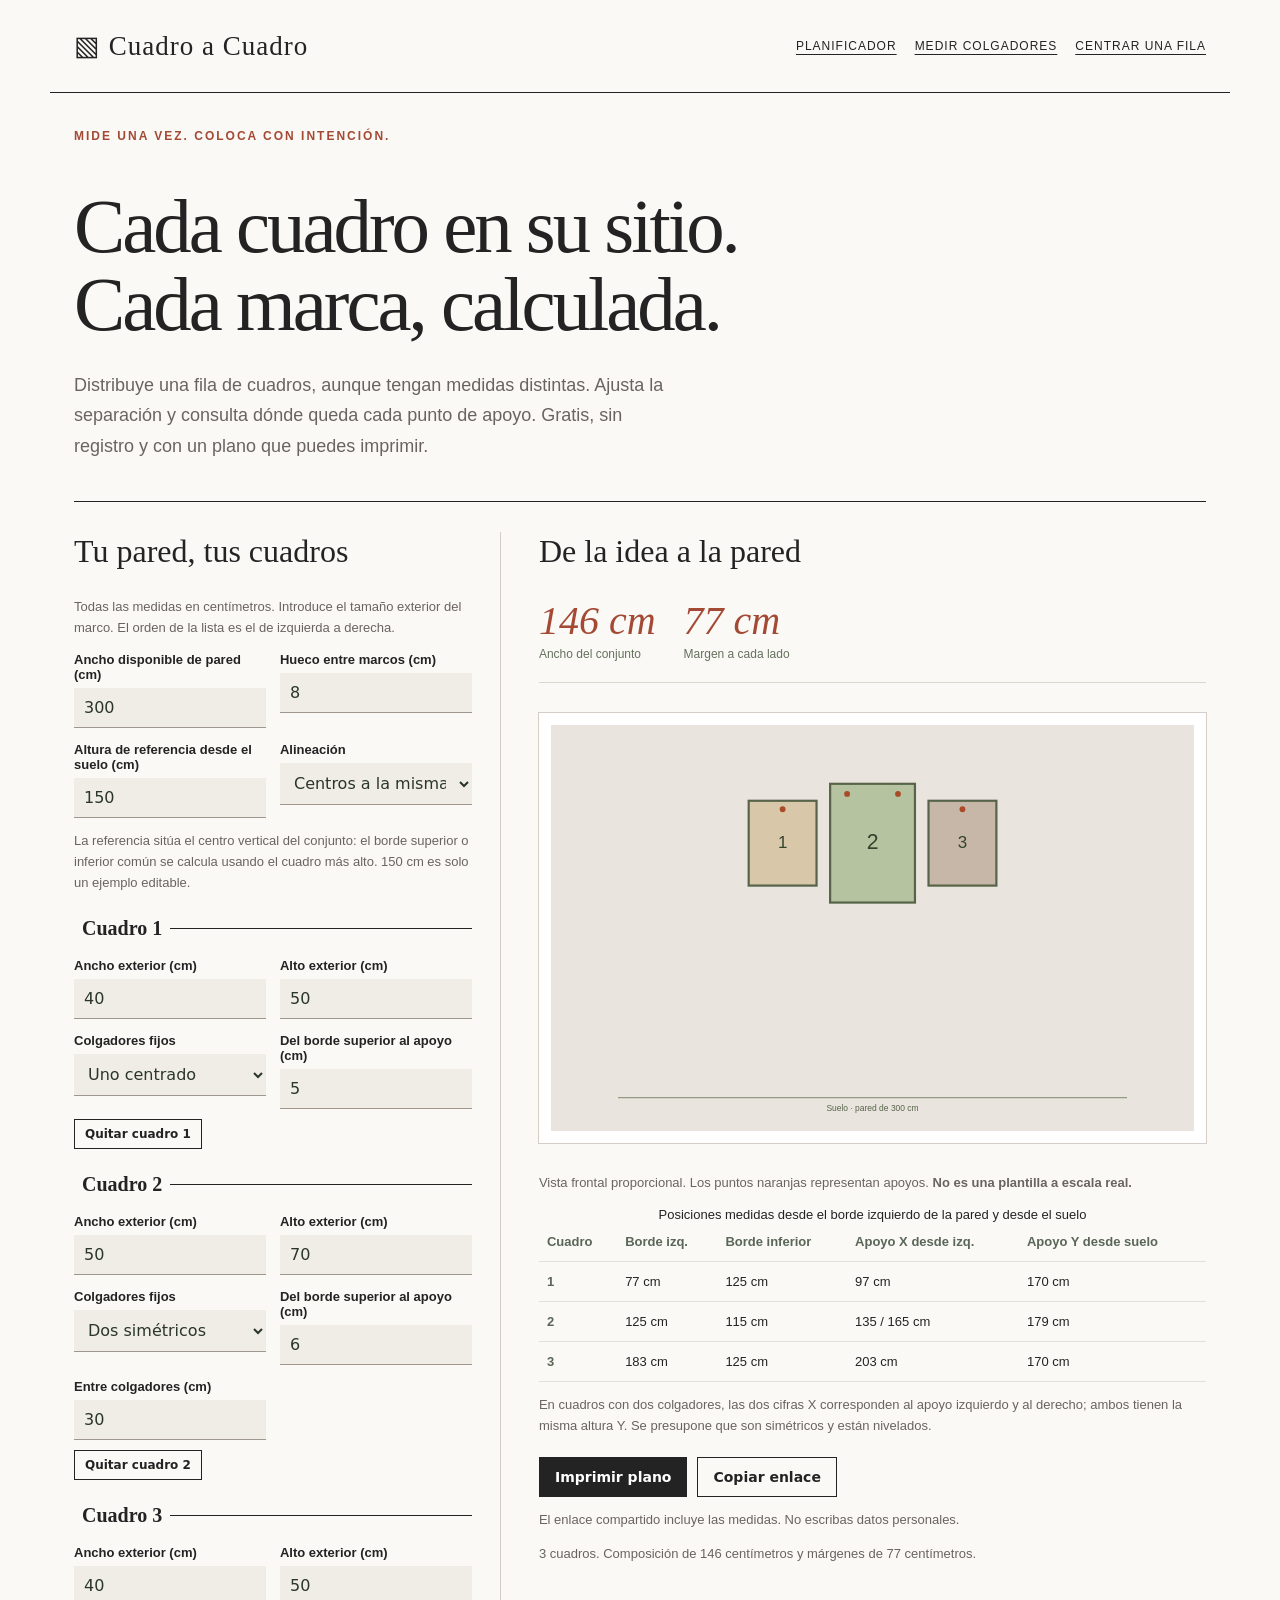
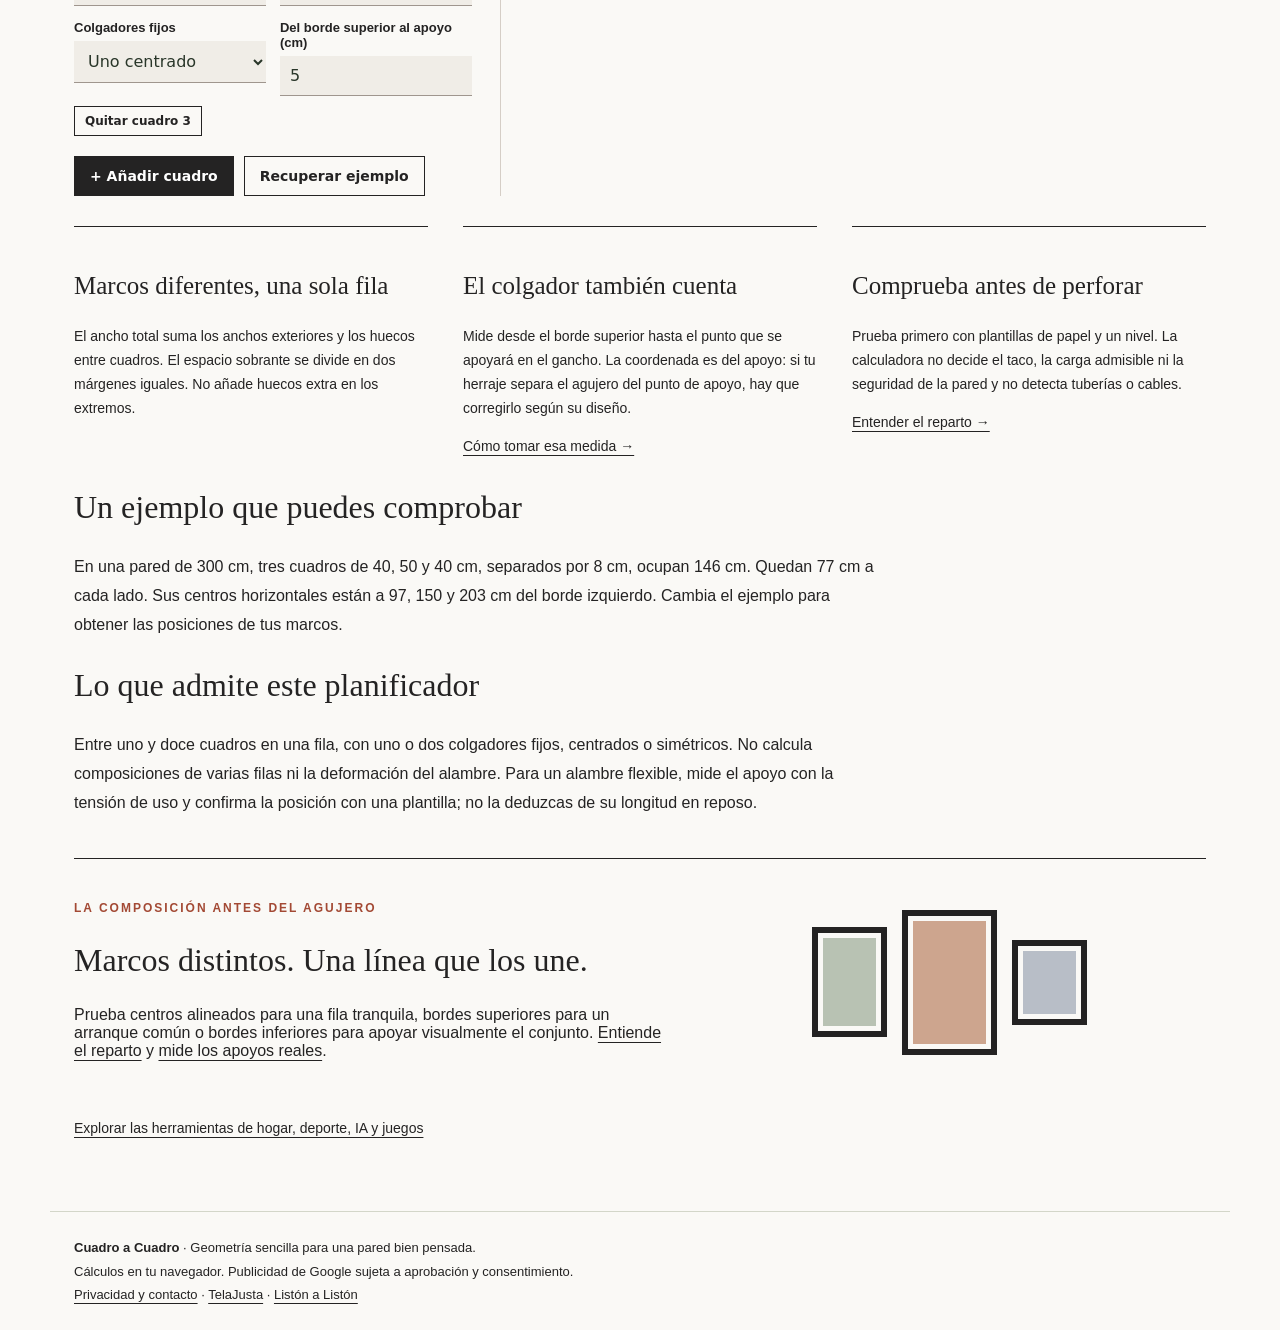
<file: index.html>
<!doctype html><html lang="es"><head><meta charset="utf-8"><meta name="viewport" content="width=device-width,initial-scale=1"><meta name="theme-color" content="#435e35"><title>Calculadora para colgar cuadros de distintos tamaños | Cuadro a Cuadro</title><meta name="description" content="Centra una fila de cuadros de distintos tamaños. Calcula separación, márgenes y posiciones de uno o dos colgadores, con vista previa y plano imprimible."><link rel="canonical" href="https://ilga25.github.io/cuadro-a-cuadro/"><link rel="icon" href="favicon.svg?v=20261021-identidad2" type="image/svg+xml"><link rel="stylesheet" href="style.css?v=20261021-identidad2"><script async src="https://pagead2.googlesyndication.com/pagead/js/adsbygoogle.js?client=ca-pub-2632653491273997" crossorigin="anonymous"></script><script src="privacy-options.js?v=20261021-identidad2" defer></script><script src="calc.js?v=20261021-identidad2" defer></script><script src="app.js?v=20261021-identidad2" defer></script><script type="application/ld+json">{"@context": "https://schema.org", "@type": "WebApplication", "name": "Cuadro a Cuadro", "url": "https://ilga25.github.io/cuadro-a-cuadro/", "applicationCategory": "UtilitiesApplication", "operatingSystem": "Any", "inLanguage": "es", "description": "Centra una fila de cuadros de distintos tama\u00f1os. Calcula separaci\u00f3n, m\u00e1rgenes y posiciones de uno o dos colgadores, con vista previa y plano imprimible.", "offers": {"@type": "Offer", "price": "0", "priceCurrency": "EUR"}}</script><meta property="og:url" content="https://ilga25.github.io/cuadro-a-cuadro/"><meta property="og:locale" content="es_ES"><meta name="twitter:card" content="summary"><meta property="og:title" content="Calculadora para colgar cuadros de distintos tamaños | Cuadro a Cuadro"><meta property="og:type" content="website"><meta property="og:description" content="Centra una fila de cuadros de distintos tamaños. Calcula separación, márgenes y posiciones de uno o dos colgadores, con vista previa y plano imprimible."></head><body><a class="skip" href="#main">Saltar al contenido</a><header><a href="./">▧ Cuadro a Cuadro</a><nav aria-label="Principal"><a href="./">Planificador</a><a href="medir-colgadores.html">Medir colgadores</a><a href="centrar-cuadros.html">Centrar una fila</a></nav></header><main id="main"><p class="eyebrow">Mide una vez. Coloca con intención.</p><h1>Cada cuadro en su sitio.<br>Cada marca, calculada.</h1><p class="intro">Distribuye una fila de cuadros, aunque tengan medidas distintas. Ajusta la separación y consulta dónde queda cada punto de apoyo. Gratis, sin registro y con un plano que puedes imprimir.</p><div class="workspace"><section class="panel inputs" aria-labelledby="input-title"><h2 id="input-title">Tu pared, tus cuadros</h2><p class="small">Todas las medidas en centímetros. Introduce el tamaño exterior del marco. El orden de la lista es el de izquierda a derecha.</p><form id="form"><div class="fields"><label>Ancho disponible de pared (cm)<input id="wall" type="number" min="1" max="2000" step="0.1" required></label><label>Hueco entre marcos (cm)<input id="gap" type="number" min="0" max="200" step="0.1" required></label><label>Altura de referencia desde el suelo (cm)<input id="center" type="number" min="0" max="1000" step="0.1" required></label><label>Alineación<select id="align"><option value="center">Centros a la misma altura</option><option value="top">Bordes superiores alineados</option><option value="bottom">Bordes inferiores alineados</option></select></label></div><p class="small">La referencia sitúa el centro vertical del conjunto: el borde superior o inferior común se calcula usando el cuadro más alto. 150 cm es solo un ejemplo editable.</p><div id="frames"></div><div class="actions"><button type="button" id="add">+ Añadir cuadro</button><button type="button" id="reset" class="secondary">Recuperar ejemplo</button></div></form></section><section class="panel" aria-labelledby="result-title"><h2 id="result-title">De la idea a la pared</h2><noscript>Activa JavaScript para calcular. Las guías de medición se pueden consultar sin él.</noscript><p id="error" role="alert" hidden></p><div id="result"><div class="metrics"><div><strong id="total">—</strong><span>Ancho del conjunto</span></div><div><strong id="margin">—</strong><span>Margen a cada lado</span></div></div><div id="drawing" class="drawing"></div><p class="small">Vista frontal proporcional. Los puntos naranjas representan apoyos. <strong>No es una plantilla a escala real.</strong></p><div class="table-wrap"><table><caption>Posiciones medidas desde el borde izquierdo de la pared y desde el suelo</caption><thead><tr><th scope="col">Cuadro</th><th scope="col">Borde izq.</th><th scope="col">Borde inferior</th><th scope="col">Apoyo X desde izq.</th><th scope="col">Apoyo Y desde suelo</th></tr></thead><tbody id="positions"></tbody></table></div><p class="small">En cuadros con dos colgadores, las dos cifras X corresponden al apoyo izquierdo y al derecho; ambos tienen la misma altura Y. Se presupone que son simétricos y están nivelados.</p></div><div class="actions"><button id="print" type="button">Imprimir plano</button><button id="share" type="button" class="secondary">Copiar enlace</button></div><p class="small">El enlace compartido incluye las medidas. No escribas datos personales.</p><p id="feedback" role="status"></p><label id="share-label"><input id="share-url" aria-label="Enlace para compartir el plano" readonly hidden></label><p id="live-status" role="status" class="small"></p></section></div><div class="cards"><article><h3>Marcos diferentes, una sola fila</h3><p>El ancho total suma los anchos exteriores y los huecos entre cuadros. El espacio sobrante se divide en dos márgenes iguales. No añade huecos extra en los extremos.</p></article><article><h3>El colgador también cuenta</h3><p>Mide desde el borde superior hasta el punto que se apoyará en el gancho. La coordenada es del apoyo: si tu herraje separa el agujero del punto de apoyo, hay que corregirlo según su diseño.</p><a href="medir-colgadores.html">Cómo tomar esa medida →</a></article><article><h3>Comprueba antes de perforar</h3><p>Prueba primero con plantillas de papel y un nivel. La calculadora no decide el taco, la carga admisible ni la seguridad de la pared y no detecta tuberías o cables.</p><a href="centrar-cuadros.html">Entender el reparto →</a></article></div><section class="reading no-print"><h2>Un ejemplo que puedes comprobar</h2><p>En una pared de 300 cm, tres cuadros de 40, 50 y 40 cm, separados por 8 cm, ocupan 146 cm. Quedan 77 cm a cada lado. Sus centros horizontales están a 97, 150 y 203 cm del borde izquierdo. Cambia el ejemplo para obtener las posiciones de tus marcos.</p><h2>Lo que admite este planificador</h2><p>Entre uno y doce cuadros en una fila, con uno o dos colgadores fijos, centrados o simétricos. No calcula composiciones de varias filas ni la deformación del alambre. Para un alambre flexible, mide el apoyo con la tensión de uso y confirma la posición con una plantilla; no la deduzcas de su longitud en reposo.</p></section><!-- EXTRA IDENTIDAD --><section class="gallery-note"><div><p class="eyebrow">La composición antes del agujero</p><h2>Marcos distintos. Una línea que los une.</h2><p>Prueba centros alineados para una fila tranquila, bordes superiores para un arranque común o bordes inferiores para apoyar visualmente el conjunto. <a href="centrar-cuadros.html">Entiende el reparto</a> y <a href="medir-colgadores.html">mide los apoyos reales</a>.</p></div><div class="gallery-shapes" aria-hidden="true"><i></i><i></i><i></i></div></section><p class="related-tool"><a href="https://ilga25.github.io/herramientas.html">Explorar las herramientas de hogar, deporte, IA y juegos</a></p><!-- FIN EXTRA IDENTIDAD --></main><footer><strong>Cuadro a Cuadro</strong> · Geometría sencilla para una pared bien pensada.<br>Cálculos en tu navegador. Publicidad de Google sujeta a aprobación y consentimiento.<br><a href="privacidad.html">Privacidad y contacto</a> · <a href="https://ilga25.github.io/telajusta/">TelaJusta</a> · <a href="https://ilga25.github.io/liston-a-liston/">Listón a Listón</a><div><button type="button" id="privacy-options" class="secondary" hidden>Opciones de privacidad</button></div></footer></body></html>
</file>
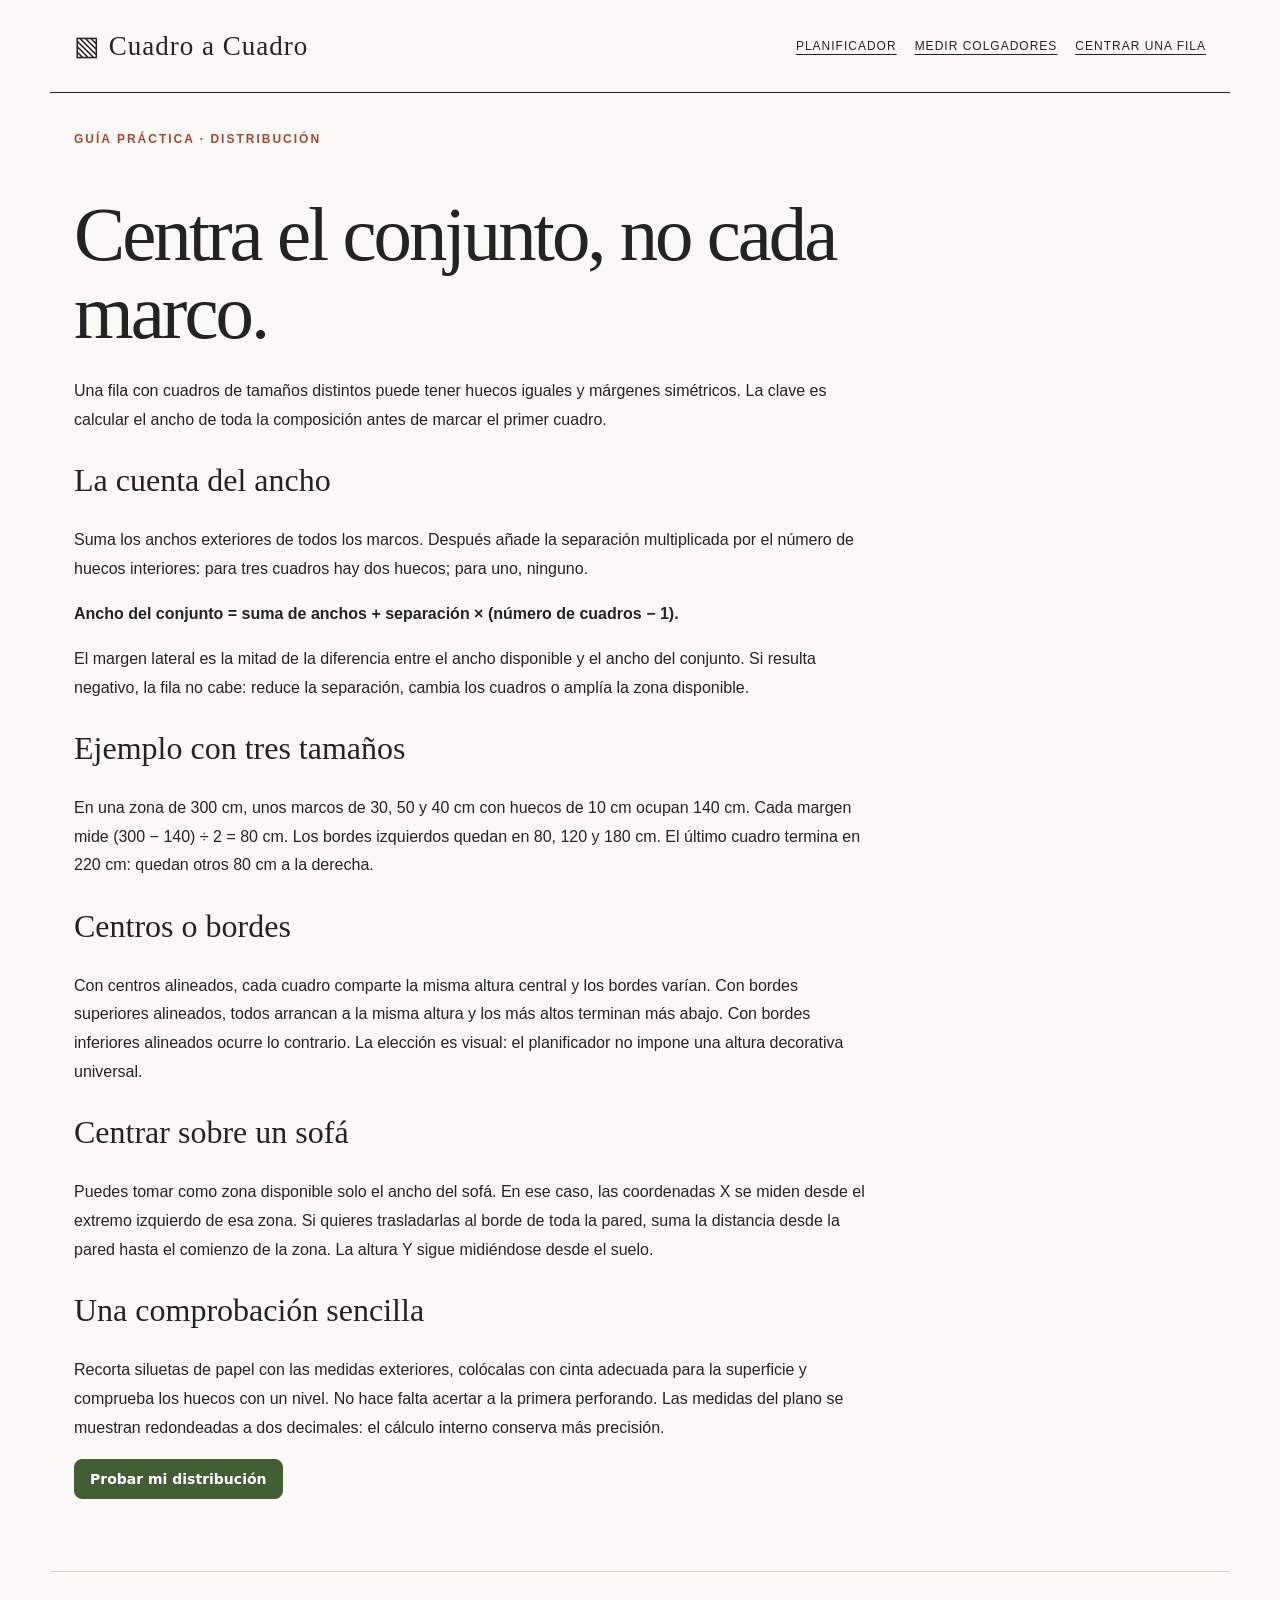
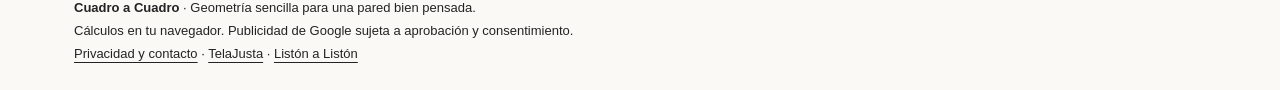
<file: centrar-cuadros.html>
<!doctype html><html lang="es"><head><meta charset="utf-8"><meta name="viewport" content="width=device-width,initial-scale=1"><meta name="theme-color" content="#435e35"><title>Cómo centrar varios cuadros de distintos tamaños | Cuadro a Cuadro</title><meta name="description" content="Fórmula y ejemplo para centrar una fila de cuadros diferentes, repartir los márgenes y alinear sus centros o bordes."><link rel="canonical" href="https://ilga25.github.io/cuadro-a-cuadro/centrar-cuadros.html"><link rel="icon" href="favicon.svg?v=20261021-identidad2" type="image/svg+xml"><link rel="stylesheet" href="style.css?v=20261021-identidad2"><script async src="https://pagead2.googlesyndication.com/pagead/js/adsbygoogle.js?client=ca-pub-2632653491273997" crossorigin="anonymous"></script><script src="privacy-options.js?v=20261021-identidad2" defer></script><meta property="og:url" content="https://ilga25.github.io/cuadro-a-cuadro/centrar-cuadros.html"><meta property="og:locale" content="es_ES"><meta name="twitter:card" content="summary"><meta property="og:title" content="Cómo centrar varios cuadros de distintos tamaños | Cuadro a Cuadro"><meta property="og:type" content="website"><meta property="og:description" content="Fórmula y ejemplo para centrar una fila de cuadros diferentes, repartir los márgenes y alinear sus centros o bordes."></head><body><a class="skip" href="#main">Saltar al contenido</a><header><a href="./">▧ Cuadro a Cuadro</a><nav aria-label="Principal"><a href="./">Planificador</a><a href="medir-colgadores.html">Medir colgadores</a><a href="centrar-cuadros.html">Centrar una fila</a></nav></header><main id="main"><article class="reading"><p class="eyebrow">Guía práctica · Distribución</p><h1>Centra el conjunto, no cada marco.</h1><p>Una fila con cuadros de tamaños distintos puede tener huecos iguales y márgenes simétricos. La clave es calcular el ancho de toda la composición antes de marcar el primer cuadro.</p><h2>La cuenta del ancho</h2><p>Suma los anchos exteriores de todos los marcos. Después añade la separación multiplicada por el número de huecos interiores: para tres cuadros hay dos huecos; para uno, ninguno.</p><p><strong>Ancho del conjunto = suma de anchos + separación × (número de cuadros − 1).</strong></p><p>El margen lateral es la mitad de la diferencia entre el ancho disponible y el ancho del conjunto. Si resulta negativo, la fila no cabe: reduce la separación, cambia los cuadros o amplía la zona disponible.</p><h2>Ejemplo con tres tamaños</h2><p>En una zona de 300 cm, unos marcos de 30, 50 y 40 cm con huecos de 10 cm ocupan 140 cm. Cada margen mide (300 − 140) ÷ 2 = 80 cm. Los bordes izquierdos quedan en 80, 120 y 180 cm. El último cuadro termina en 220 cm: quedan otros 80 cm a la derecha.</p><h2>Centros o bordes</h2><p>Con centros alineados, cada cuadro comparte la misma altura central y los bordes varían. Con bordes superiores alineados, todos arrancan a la misma altura y los más altos terminan más abajo. Con bordes inferiores alineados ocurre lo contrario. La elección es visual: el planificador no impone una altura decorativa universal.</p><h2>Centrar sobre un sofá</h2><p>Puedes tomar como zona disponible solo el ancho del sofá. En ese caso, las coordenadas X se miden desde el extremo izquierdo de esa zona. Si quieres trasladarlas al borde de toda la pared, suma la distancia desde la pared hasta el comienzo de la zona. La altura Y sigue midiéndose desde el suelo.</p><h2>Una comprobación sencilla</h2><p>Recorta siluetas de papel con las medidas exteriores, colócalas con cinta adecuada para la superficie y comprueba los huecos con un nivel. No hace falta acertar a la primera perforando. Las medidas del plano se muestran redondeadas a dos decimales: el cálculo interno conserva más precisión.</p><p><a class="button" href="./">Probar mi distribución</a></p></article></main><footer><strong>Cuadro a Cuadro</strong> · Geometría sencilla para una pared bien pensada.<br>Cálculos en tu navegador. Publicidad de Google sujeta a aprobación y consentimiento.<br><a href="privacidad.html">Privacidad y contacto</a> · <a href="https://ilga25.github.io/telajusta/">TelaJusta</a> · <a href="https://ilga25.github.io/liston-a-liston/">Listón a Listón</a><div><button type="button" id="privacy-options" class="secondary" hidden>Opciones de privacidad</button></div></footer></body></html>
</file>
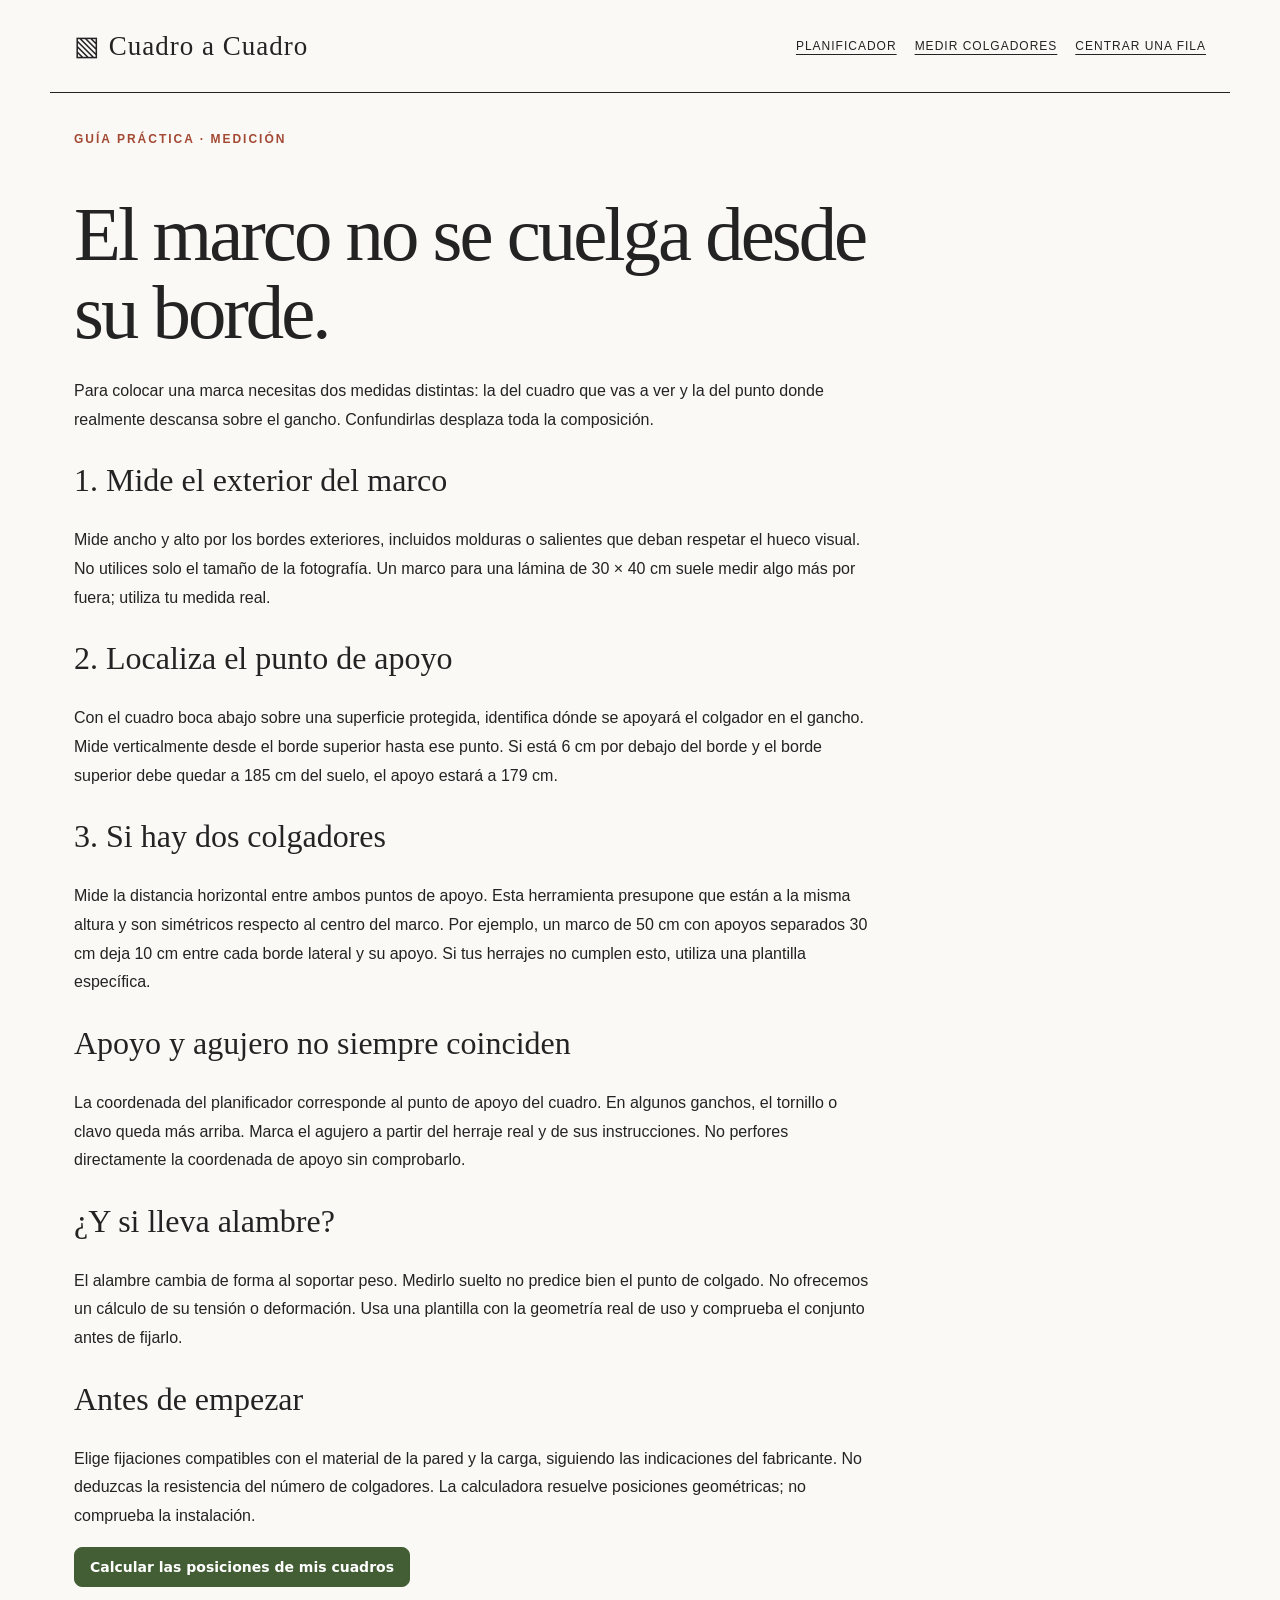
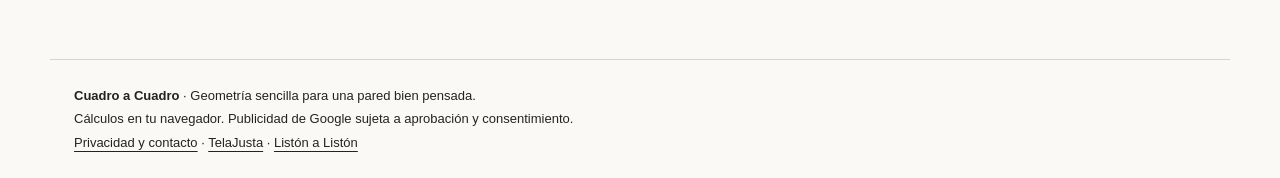
<file: medir-colgadores.html>
<!doctype html><html lang="es"><head><meta charset="utf-8"><meta name="viewport" content="width=device-width,initial-scale=1"><meta name="theme-color" content="#435e35"><title>Cómo medir los colgadores de un cuadro | Cuadro a Cuadro</title><meta name="description" content="Mide el marco y el punto de apoyo para obtener posiciones de colgado. Diferencia entre apoyo del gancho, agujero, anillas y alambre flexible."><link rel="canonical" href="https://ilga25.github.io/cuadro-a-cuadro/medir-colgadores.html"><link rel="icon" href="favicon.svg?v=20261021-identidad2" type="image/svg+xml"><link rel="stylesheet" href="style.css?v=20261021-identidad2"><script async src="https://pagead2.googlesyndication.com/pagead/js/adsbygoogle.js?client=ca-pub-2632653491273997" crossorigin="anonymous"></script><script src="privacy-options.js?v=20261021-identidad2" defer></script><meta property="og:url" content="https://ilga25.github.io/cuadro-a-cuadro/medir-colgadores.html"><meta property="og:locale" content="es_ES"><meta name="twitter:card" content="summary"><meta property="og:title" content="Cómo medir los colgadores de un cuadro | Cuadro a Cuadro"><meta property="og:type" content="website"><meta property="og:description" content="Mide el marco y el punto de apoyo para obtener posiciones de colgado. Diferencia entre apoyo del gancho, agujero, anillas y alambre flexible."></head><body><a class="skip" href="#main">Saltar al contenido</a><header><a href="./">▧ Cuadro a Cuadro</a><nav aria-label="Principal"><a href="./">Planificador</a><a href="medir-colgadores.html">Medir colgadores</a><a href="centrar-cuadros.html">Centrar una fila</a></nav></header><main id="main"><article class="reading"><p class="eyebrow">Guía práctica · Medición</p><h1>El marco no se cuelga desde su borde.</h1><p>Para colocar una marca necesitas dos medidas distintas: la del cuadro que vas a ver y la del punto donde realmente descansa sobre el gancho. Confundirlas desplaza toda la composición.</p><h2>1. Mide el exterior del marco</h2><p>Mide ancho y alto por los bordes exteriores, incluidos molduras o salientes que deban respetar el hueco visual. No utilices solo el tamaño de la fotografía. Un marco para una lámina de 30 × 40 cm suele medir algo más por fuera; utiliza tu medida real.</p><h2>2. Localiza el punto de apoyo</h2><p>Con el cuadro boca abajo sobre una superficie protegida, identifica dónde se apoyará el colgador en el gancho. Mide verticalmente desde el borde superior hasta ese punto. Si está 6 cm por debajo del borde y el borde superior debe quedar a 185 cm del suelo, el apoyo estará a 179 cm.</p><h2>3. Si hay dos colgadores</h2><p>Mide la distancia horizontal entre ambos puntos de apoyo. Esta herramienta presupone que están a la misma altura y son simétricos respecto al centro del marco. Por ejemplo, un marco de 50 cm con apoyos separados 30 cm deja 10 cm entre cada borde lateral y su apoyo. Si tus herrajes no cumplen esto, utiliza una plantilla específica.</p><h2>Apoyo y agujero no siempre coinciden</h2><p>La coordenada del planificador corresponde al punto de apoyo del cuadro. En algunos ganchos, el tornillo o clavo queda más arriba. Marca el agujero a partir del herraje real y de sus instrucciones. No perfores directamente la coordenada de apoyo sin comprobarlo.</p><h2>¿Y si lleva alambre?</h2><p>El alambre cambia de forma al soportar peso. Medirlo suelto no predice bien el punto de colgado. No ofrecemos un cálculo de su tensión o deformación. Usa una plantilla con la geometría real de uso y comprueba el conjunto antes de fijarlo.</p><h2>Antes de empezar</h2><p>Elige fijaciones compatibles con el material de la pared y la carga, siguiendo las indicaciones del fabricante. No deduzcas la resistencia del número de colgadores. La calculadora resuelve posiciones geométricas; no comprueba la instalación.</p><p><a class="button" href="./">Calcular las posiciones de mis cuadros</a></p></article></main><footer><strong>Cuadro a Cuadro</strong> · Geometría sencilla para una pared bien pensada.<br>Cálculos en tu navegador. Publicidad de Google sujeta a aprobación y consentimiento.<br><a href="privacidad.html">Privacidad y contacto</a> · <a href="https://ilga25.github.io/telajusta/">TelaJusta</a> · <a href="https://ilga25.github.io/liston-a-liston/">Listón a Listón</a><div><button type="button" id="privacy-options" class="secondary" hidden>Opciones de privacidad</button></div></footer></body></html>
</file>
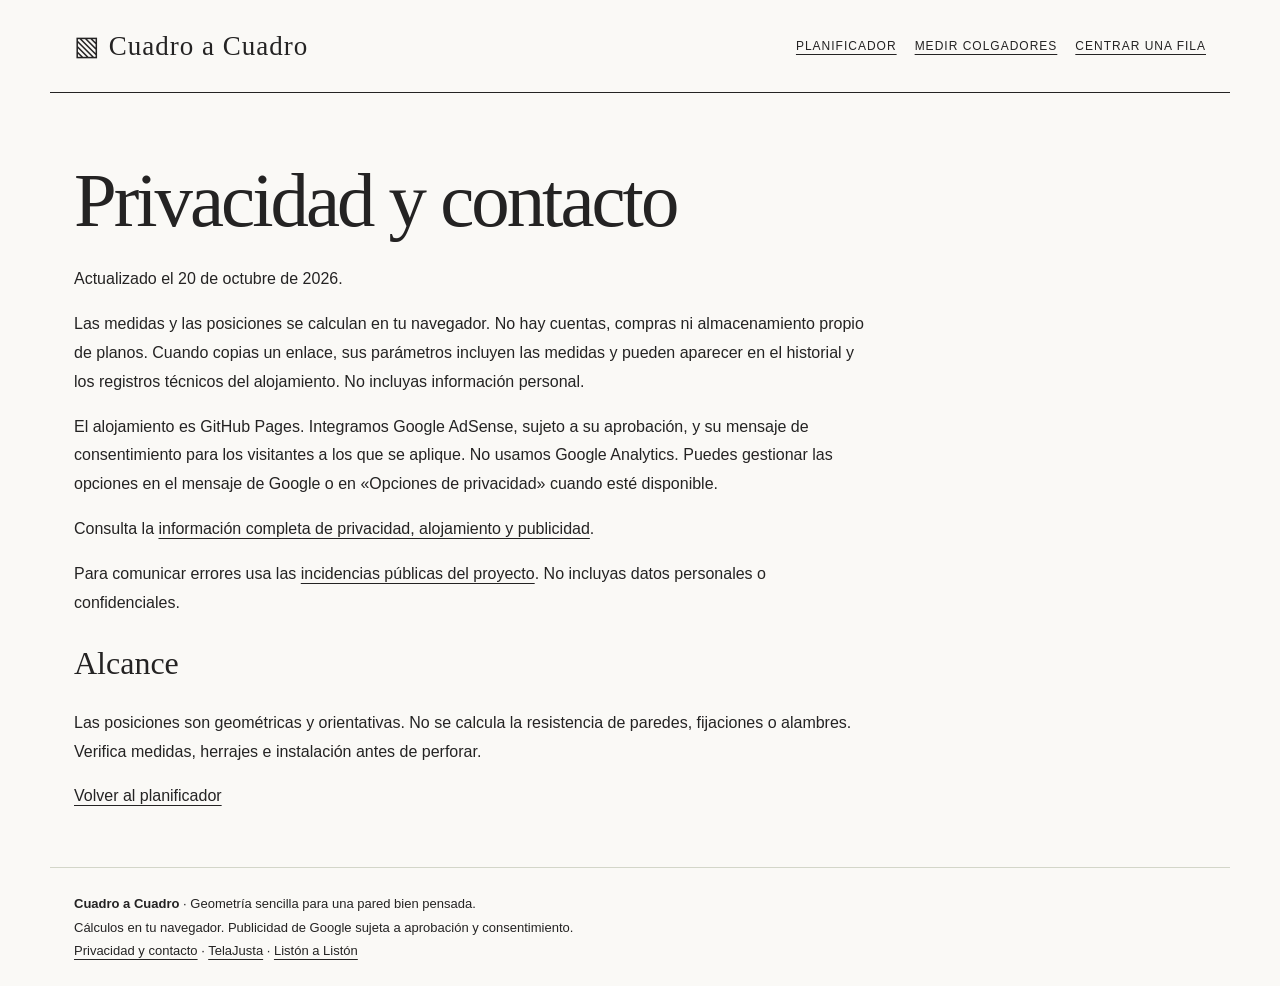
<file: privacidad.html>
<!doctype html><html lang="es"><head><meta charset="utf-8"><meta name="viewport" content="width=device-width,initial-scale=1"><meta name="theme-color" content="#435e35"><title>Privacidad y contacto | Cuadro a Cuadro</title><meta name="description" content="Información sobre cálculos locales, enlaces compartidos, alojamiento y publicidad de Cuadro a Cuadro."><link rel="canonical" href="https://ilga25.github.io/cuadro-a-cuadro/privacidad.html"><link rel="icon" href="favicon.svg?v=20261021-identidad2" type="image/svg+xml"><link rel="stylesheet" href="style.css?v=20261021-identidad2"><meta property="og:url" content="https://ilga25.github.io/cuadro-a-cuadro/privacidad.html"><meta property="og:locale" content="es_ES"><meta name="twitter:card" content="summary"><meta property="og:title" content="Privacidad y contacto | Cuadro a Cuadro"><meta property="og:type" content="website"><meta property="og:description" content="Información sobre cálculos locales, enlaces compartidos, alojamiento y publicidad de Cuadro a Cuadro."></head><body><a class="skip" href="#main">Saltar al contenido</a><header><a href="./">▧ Cuadro a Cuadro</a><nav aria-label="Principal"><a href="./">Planificador</a><a href="medir-colgadores.html">Medir colgadores</a><a href="centrar-cuadros.html">Centrar una fila</a></nav></header><main id="main"><article class="reading"><h1>Privacidad y contacto</h1><p>Actualizado el 20 de octubre de 2026.</p><p>Las medidas y las posiciones se calculan en tu navegador. No hay cuentas, compras ni almacenamiento propio de planos. Cuando copias un enlace, sus parámetros incluyen las medidas y pueden aparecer en el historial y los registros técnicos del alojamiento. No incluyas información personal.</p><p>El alojamiento es GitHub Pages. Integramos Google AdSense, sujeto a su aprobación, y su mensaje de consentimiento para los visitantes a los que se aplique. No usamos Google Analytics. Puedes gestionar las opciones en el mensaje de Google o en «Opciones de privacidad» cuando esté disponible.</p><p>Consulta la <a href="https://ilga25.github.io/privacidad-herramientas.html">información completa de privacidad, alojamiento y publicidad</a>.</p><p>Para comunicar errores usa las <a href="https://github.com/ilga25/cuadro-a-cuadro/issues">incidencias públicas del proyecto</a>. No incluyas datos personales o confidenciales.</p><h2>Alcance</h2><p>Las posiciones son geométricas y orientativas. No se calcula la resistencia de paredes, fijaciones o alambres. Verifica medidas, herrajes e instalación antes de perforar.</p><a href="./">Volver al planificador</a></article></main><footer><strong>Cuadro a Cuadro</strong> · Geometría sencilla para una pared bien pensada.<br>Cálculos en tu navegador. Publicidad de Google sujeta a aprobación y consentimiento.<br><a href="privacidad.html">Privacidad y contacto</a> · <a href="https://ilga25.github.io/telajusta/">TelaJusta</a> · <a href="https://ilga25.github.io/liston-a-liston/">Listón a Listón</a><div><button type="button" id="privacy-options" class="secondary" hidden>Opciones de privacidad</button></div></footer></body></html>
</file>
<file: style.css>
:root{font-family:system-ui,sans-serif;color:#293629;background:#f5f2eb;font-synthesis:none}*{box-sizing:border-box}body{margin:0}a{color:inherit;text-underline-offset:4px}header,main,footer{max-width:1180px;margin:auto;padding:24px}header{display:flex;justify-content:space-between;align-items:center;gap:20px;border-bottom:1px solid #d3d6c9}header>a{font:700 23px Georgia,serif;text-decoration:none}nav{display:flex;gap:18px;font-size:14px}.eyebrow{color:#62705a;font-size:12px;letter-spacing:2px;font-weight:700;text-transform:uppercase}h1{font:clamp(38px,5vw,66px)/1.05 Georgia,serif;font-weight:400;max-width:850px;margin:16px 0 22px}h2{font:32px/1.2 Georgia,serif}h3{font-size:18px}.intro{max-width:690px;line-height:1.7;color:#5a6657}.workspace{display:grid;grid-template-columns:minmax(330px,0.9fr) minmax(420px,1.3fr);gap:24px;margin-top:32px}.panel{background:#fffef9;border:1px solid #d6d9cb;border-radius:16px;padding:24px;min-width:0}.panel h2{margin-top:0}.fields{display:grid;grid-template-columns:1fr 1fr;gap:14px}label{font-size:13px;font-weight:600;display:block}input,select{display:block;width:100%;min-width:0;margin:6px 0 0;border:1px solid #aeb7a7;border-radius:7px;padding:10px;font:16px system-ui;background:white;color:#293629}input:focus,select:focus,button:focus-visible{outline:3px solid #b8ce84;outline-offset:2px}.frame{border:0;border-top:1px solid #d6d9cb;margin:24px 0 0;padding:18px 0 0}.frame legend{font-weight:700;padding:0 8px}.small{font-size:13px;color:#596553;line-height:1.6}button,.button{border:1px solid #435e35;border-radius:8px;background:#435e35;color:white;font:600 14px system-ui;padding:11px 15px;cursor:pointer;text-decoration:none;display:inline-block}button.secondary{background:transparent;color:#435e35}.actions{display:flex;gap:10px;flex-wrap:wrap;margin-top:20px}button:disabled{opacity:.5;cursor:default}.remove{margin-top:10px;font-size:12px;padding:7px 10px}.metrics{display:flex;gap:28px;flex-wrap:wrap;border-bottom:1px solid #d6d9cb;padding-bottom:20px}.metrics strong{display:block;font:32px Georgia,serif}.metrics span{font-size:12px;color:#65715d}.drawing{margin:22px 0;background:#edeadd;border-radius:10px;padding:12px}svg{display:block;width:100%;height:auto;max-height:380px}.table-wrap{overflow:auto}table{border-collapse:collapse;width:100%;font-size:13px}th,td{padding:12px 8px;text-align:left;border-bottom:1px solid #e0e2d8;white-space:nowrap}th{color:#5a6657}#error{padding:15px;background:#fbe8db;border-left:4px solid #ad4e25;color:#753518}#feedback{font-size:13px}.reading{max-width:800px;line-height:1.8}.cards{display:grid;grid-template-columns:repeat(3,1fr);gap:20px;margin:30px 0}.cards article{border-top:2px solid #8fa36c;padding-top:10px;line-height:1.7;font-size:14px}footer{font-size:13px;border-top:1px solid #d3d6c9;line-height:1.8;margin-top:32px}.skip{position:absolute;top:-60px}.skip:focus{top:8px;background:white;padding:12px;z-index:5}[hidden]{display:none!important}@media(max-width:850px){.workspace{grid-template-columns:1fr}.cards{grid-template-columns:1fr}header{align-items:flex-start;flex-direction:column}h1{font-size:44px}}@media(max-width:420px){main,header,footer{padding:18px}.panel{padding:17px}nav{gap:12px;font-size:12px}}@media print{header,footer,.inputs,.actions,.cards,.intro,.eyebrow,.no-print{display:none}body{background:white}main{padding:0}.workspace{display:block;margin:0}.panel{border:none;padding:0}h1{font-size:28px}svg{max-height:300px}table{font-size:11px}tr{break-inside:avoid}}



/* IDENTIDAD PROPIA 2026-10-21 */

.hero-copy{min-width:0}.brand-art{min-width:0;align-self:center}.brand-art svg{display:block;width:100%;height:220px}.feature-strip{display:flex;flex-wrap:wrap;gap:12px;padding:20px 0;margin:16px 0 26px;border-block:1px solid currentColor}.feature-strip span{font-size:12px;font-weight:700;letter-spacing:.8px}.feature-strip a{color:inherit}#feature-viz{margin:0 0 24px;padding:22px;background:color-mix(in srgb,var(--accent) 7%,transparent);border-radius:12px}.viz-title{font-size:11px;font-weight:800;letter-spacing:1.5px;margin:0 0 16px}.viz-caption{font-size:12px;line-height:1.7}.stack{display:flex;height:35px;overflow:hidden;border:1px solid currentColor;border-radius:6px}.stack i{display:block;min-width:0}.viz-key{display:flex;gap:15px;flex-wrap:wrap;margin-top:15px;font-size:12px}.viz-key span{display:flex;align-items:center;gap:6px}.viz-key i{width:10px;height:10px;border-radius:50%}.round-path{display:flex;flex-wrap:wrap;gap:10px}.round-path span{display:flex;flex-direction:column;padding:14px;border:1px solid currentColor;font-size:12px}.round-path b{font-size:23px}.pool-lanes{display:grid;grid-template-columns:repeat(4,1fr);gap:5px;background:#1f9fb3;padding:12px;border:4px solid #91dce4}.pool-lanes span{display:flex;justify-content:space-between;padding:9px 5px;border-bottom:2px dashed #d8f4f1;font-size:12px;color:white;gap:6px}.pool-lanes em{font-style:normal}.minute-bars{display:grid;gap:8px}.minute-bars>div,.chance-bars>div{display:grid;grid-template-columns:35px 1fr 55px;align-items:center;gap:9px;font-size:12px}.minute-bars i,.chance-bars i{height:15px;background:linear-gradient(to right,var(--accent) var(--fill),#8a9a9c20 var(--fill));border-radius:3px}.chance-bars{display:grid;gap:12px}.chance-bars>div{grid-template-columns:28px 1fr 75px}.editor-legend{display:flex;gap:18px;font:12px ui-monospace,monospace;flex-wrap:wrap}.faq-custom{margin:45px 0;max-width:850px}.faq-custom details{padding:17px 0;border-top:1px solid currentColor}.faq-custom summary{font-weight:700;cursor:pointer}.faq-custom p{font-size:14px;line-height:1.8}.related-tool{font-size:14px;line-height:1.8;margin-top:25px}#feature-viz svg{width:100%;max-height:340px;display:block}header a,button{transition:transform .16s ease,background .16s ease}button:hover{transform:translateY(-1px)}@media(prefers-reduced-motion:reduce){*{transition:none!important;scroll-behavior:auto!important}}@media(max-width:800px){.hero{grid-template-columns:1fr!important;padding:24px!important}.brand-art svg{height:150px}.fields{grid-template-columns:1fr 1fr!important}.workspace{grid-template-columns:1fr!important}.inputs,.output{order:initial!important}.metrics{gap:18px}.hero h1{font-size:40px!important;letter-spacing:-1px!important}.pool-lanes{grid-template-columns:repeat(2,1fr)}.feature-strip{gap:10px}header{position:static!important}}@media(max-width:430px){.fields{grid-template-columns:1fr!important}.hero h1{font-size:35px!important}.hero{padding:20px!important}.panel{padding:18px!important}nav{gap:12px!important}}@media print{.brand-art,.feature-strip,.faq-custom,.related-tool{display:none!important}#feature-viz{break-inside:avoid;color:black!important;background:white!important}.stack{height:18px}body,.panel,.output,.inputs{background:white!important;color:black!important}.small,.viz-caption,.viz-title{color:black!important}}

@media(max-width:800px){.cards{grid-template-columns:1fr!important}.cards article{min-width:0;overflow-wrap:anywhere}.reading{max-width:100%}nav{flex-wrap:wrap!important}}


body{background:#faf9f6;color:#242323;font-family:Arial,sans-serif}header{border:0;border-bottom:1px solid #242323;padding-block:30px}header>a{font:500 27px Georgia,serif;letter-spacing:1px}nav{font-size:12px;text-transform:uppercase;letter-spacing:1px}.eyebrow{color:#a34934}h1{font:400 clamp(46px,6vw,79px)/1.02 Georgia,serif;letter-spacing:-3px;max-width:850px;margin:45px 0 25px}.intro{font-size:18px;color:#6a6460;max-width:600px}.workspace{grid-template-columns:.8fr 1.25fr;gap:38px;border-top:1px solid #242323;padding-top:30px;margin-top:40px}.panel{border:0;border-radius:0;background:transparent;padding:0}.inputs{border-right:1px solid #d5cec6;padding-right:28px}.fields input,.fields select{border:0;border-bottom:1px solid #9f968e;border-radius:0;background:#f0ede7}.metrics strong{font:italic 40px Georgia,serif;color:#a34934}.drawing{padding:25px;background:#e9e4dd;border-radius:0;box-shadow:inset 0 0 0 12px #fff,0 0 0 1px #d5cec6;margin:30px 0}.frame{border-top:1px solid #242323}.frame legend{font-family:Georgia,serif;font-size:20px}.cards{grid-template-columns:1fr 1fr 1fr;gap:35px}.cards article{border-top:1px solid #242323;padding-top:20px}.cards h3{font:25px Georgia,serif}.gallery-note{display:grid;grid-template-columns:1.15fr 1fr;gap:30px;align-items:center;border-top:1px solid #242323;margin:40px 0;padding-top:30px}.gallery-shapes{display:flex;align-items:center;gap:15px;justify-content:center}.gallery-shapes i{display:block;border:6px solid #242323;box-shadow:inset 0 0 0 5px #faf9f6;background:#b8c2b3;width:75px;height:110px}.gallery-shapes i:nth-child(2){height:145px;width:95px;background:#cda58e}.gallery-shapes i:nth-child(3){height:85px;background:#b8bec7}button{background:#242323;border-color:#242323;border-radius:0}.secondary{color:#242323!important;border-color:#242323!important}.small{color:#6a6460}@media(max-width:850px){.inputs{border:0;padding:0}.gallery-note{grid-template-columns:1fr}h1{font-size:48px;letter-spacing:-2px}}

@media print{thead,tbody tr:nth-child(even),th,td{background:white!important;color:black!important}.atelier-note,.workshop-strip,.gallery-note,.blueprint-note,#feature-viz{display:none!important}}
</file>
